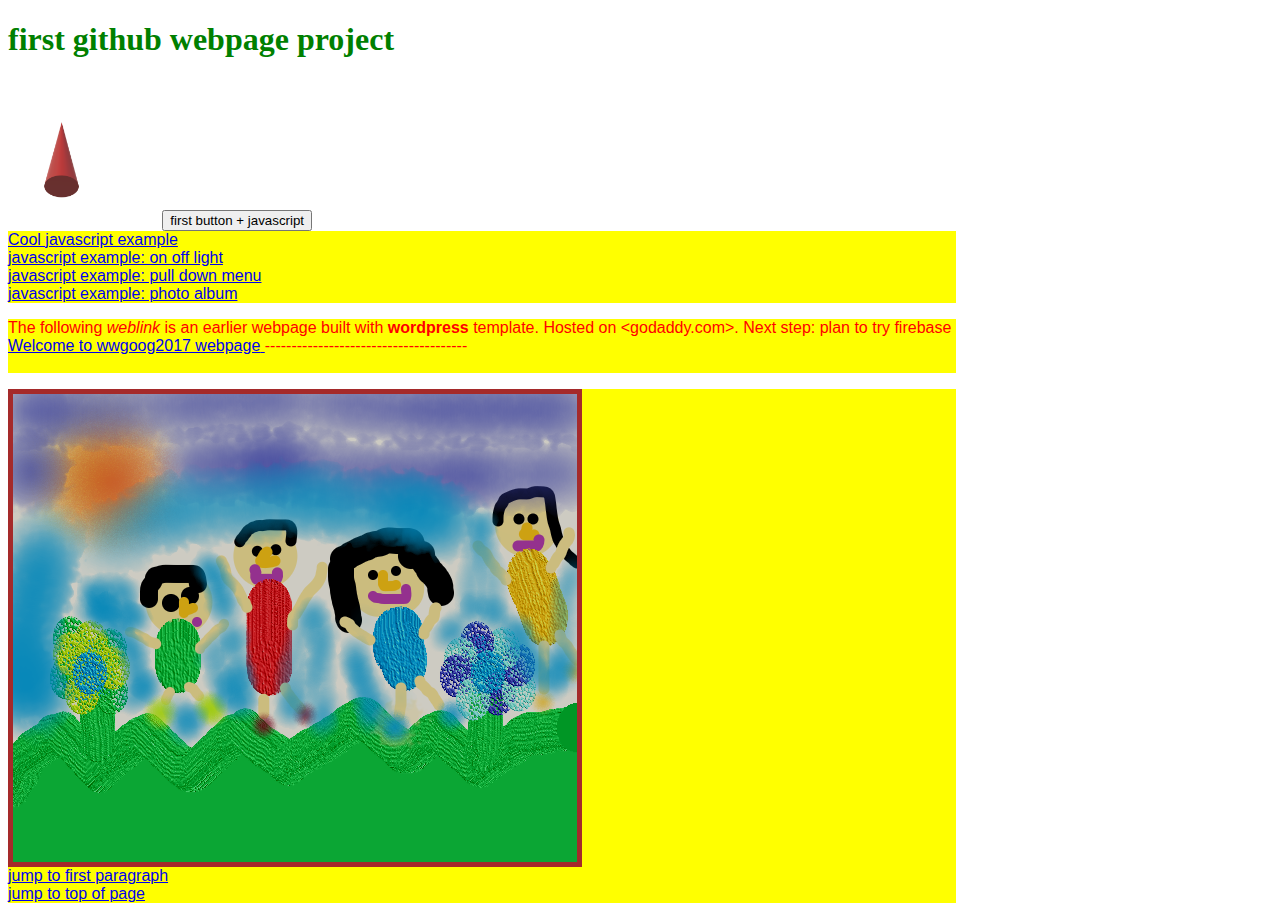
<file: index.html>
﻿<!DOCTYPE html>

<html>
  <head>
    <!-- making first visual studio 2019 local commit-->

    <!-- Comment: mobile device view support -->
    <meta name="viewport" content="text/html; charset=utf-8, width=device-width, intial-scale=1.0"> 
    <script src="https://ajax.googleapis.com/ajax/libs/jquery/3.4.1/jquery.min.js"></script>
    
    <!-- Comment: refresh webpage every 60 seconds -->
    <meta http-equiv="refresh" content = "60">
    
    <meta name="description" content="webpage">
    <title> project: first github webpage</title>
    
    <link href="style.css" rel="stylesheet">
    
    <script type="text/javascript">
      function fnButton() {
        alert("First javascript");
      }
    </script>
<script src="functions.js"></script>    
</head>

<body>
  <h1>first github webpage project </h1>
  <img id="logo" src="logoCone.png" alt="cone shaped logo" width="5%" height = "5%" onmouseover="fnLogo();">
  
  <input type="button" value="first button + javascript" onclick = "fnButton();" />
  <div><a href = "javascriptExample.html">Cool javascript example</a></div>
  <div><a href = "jQueryOnOffLight.html">javascript example: on off light</a></div>
  <div><a href="jQueryPullDownMenu.html">javascript example: pull down menu</a></div>
    <div><a href="jQueryAlbum.html">javascript example: photo album</a></div>
  
  <!-- Comment
       <div>: block, with line changes before & after tag
       <span>: no line change before & after block
       <br>: line break, no closing tag
  -->
    <div id="firstParagraph">
    <p>The following <i>weblink</i> is an earlier webpage built with <b>wordpress</b> template.
    Hosted on &lt;godaddy.com&gt;.
  Next step: plan to try firebase<br>
      <a href = "http://www.awplanets.com"><span style="text-align:center;">Welcome to wwgoog2017 webpage</span> </a>
      <span>--------------------------------------</span>
  <br><br>
  </p>
  </div>
  
  <div>
    <img src="drawing1.png" align="middle" alt="picture">
  </div>
  <div> <a href="#firstParagraph">jump to first paragraph</a></div>
  <div> <a href="#top">jump to top of page</a></div>
  
  <script src="logoResize.js"></script>
  
</body>

</html>
</file>
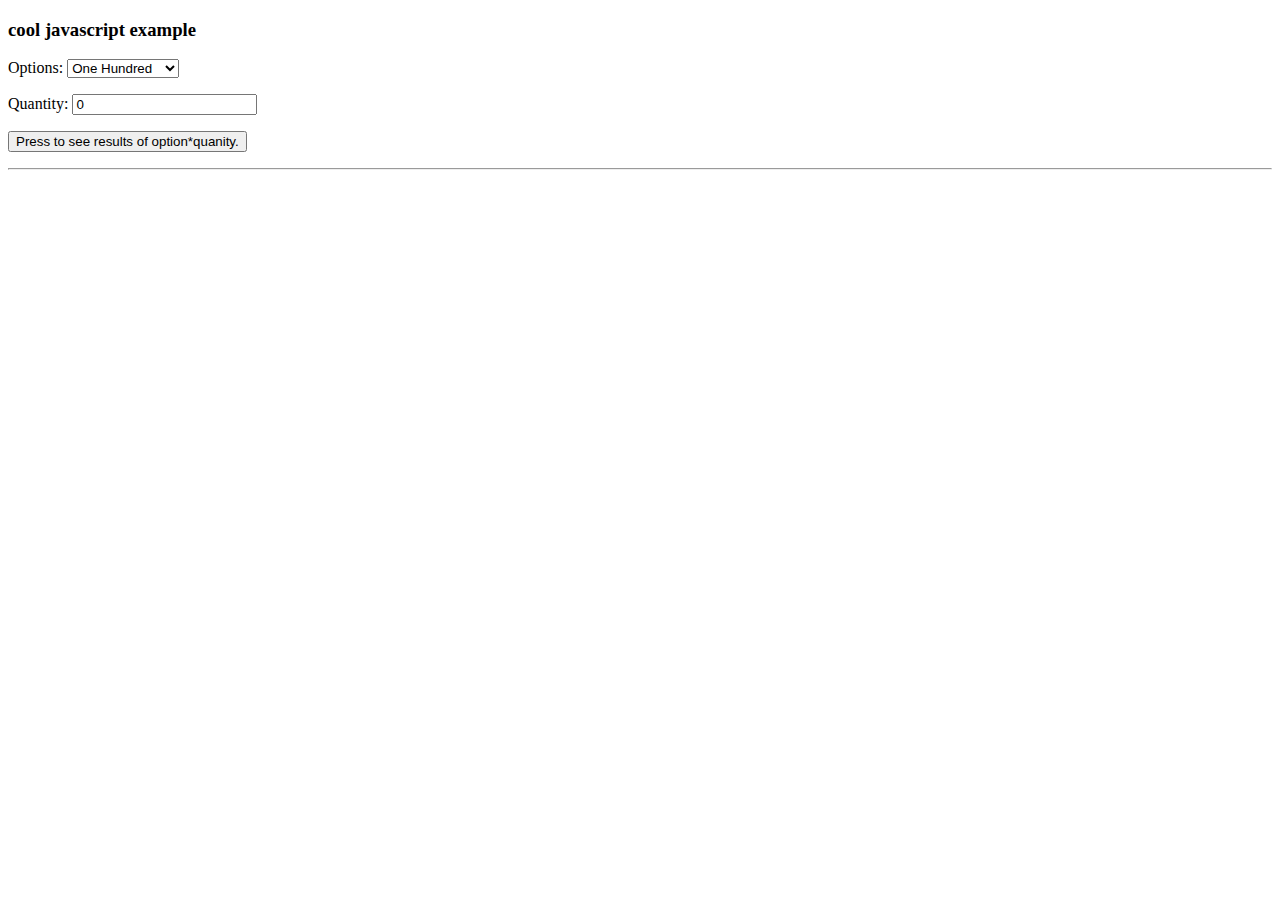
<file: javascriptExample.html>
<!DOCTYPE html>
<html>
<head>
  <meta charset ="utf-8">
  <title>cool javascript example</title>
  <script>
    function fnOrder() {
      var selName, txtQty, divShow, qty, prie, total, imgName, msg;
      selName = document.getElementById ("selName");
      txtQty = document.getElementById ("txtQty");
      divShow = document.getElementById ("divShow");
      qty = txtQty.value;
      price = selName.value;
      total = qty * price;
      
      imgName = selName.options[selName.selectedIndex].text + ".jpg";
      if (total >500){
        msg = "Option * Quantity > 500";
      } else {
        msg = "Option * Quantity not > 500";
      }
      divShow.innerHTML = "<p>Unit price: " + price + "</p>" + 
        "<p>Sub-total: " + total + "</p>" +
        msg + "<br/>" +
        "<img src='images/" + imgName + "' width='200'>'";
      }
   </script>
</head>

<body>
  <h3>cool javascript example</h3>
  <p>Options:
    <select id="selName">
      <option value = "100">One Hundred</option>
      <option value = "200">Two Hundred</option>
      <option value = "300">Three Hundred</option>
    </select>
  </p>
  <p>Quantity: <input type="number" id="txtQty" min = "0" value = "0"/></p>
  <p><input type = "button" value = "Press to see results of option*quanity." onclick="fnOrder()" /></p>
  <hr /> <div id="divShow"></div>
  
</body>
</html>
</file>
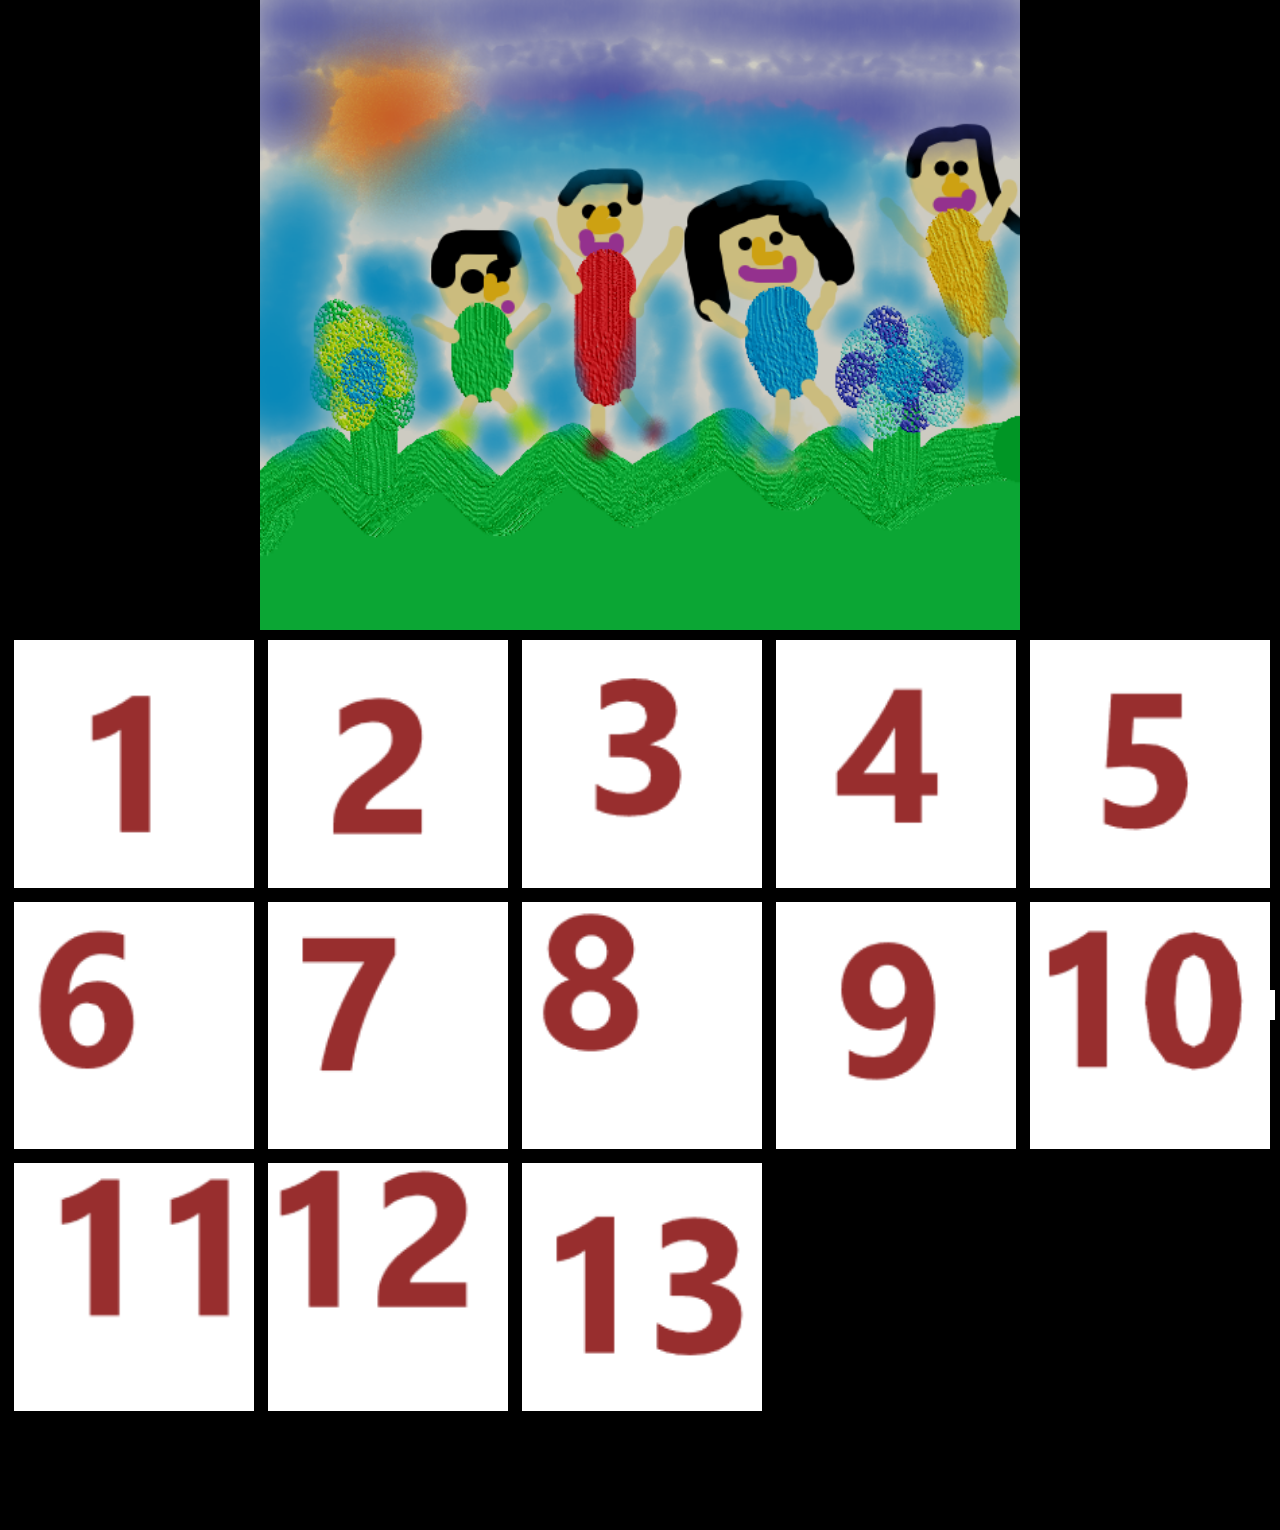
<file: jQueryAlbum.html>
<!DOCTYPE html>
<html>
<head>
    <meta http-equiv="content-type" content="text/html; charset=utf-8" />
    <title></title>
    <style>
        html, body {
            height: 100%;
            margin: 0;
        }

        #div-show {
            width: 100%;
            height: 70%;
            background-color: black;
            text-align: center;
        }

            #div-show img {
                height: 100%;
            }

        #div-cont {
            position: relative;
            width: 100%;
            height: 30%;
            overflow: hidden;
        }

        #btnPrev {
            width: 30px;
            height: 30px;
            background-image: url("images/icon/prev.png");
            background-size: cover;
            position: absolute;
            top: 40%;
            left: 5px;
        }

        #btnNext {
            width: 30px;
            height: 30px;
            background-image: url("images/icon/next.png");
            background-size: cover;
            position: absolute;
            top: 40%;
            right: 5px;
        }

        #div-cont {
            height: 100%;
            width: 100%;
            position: absolute;
            background-color: black;
            left: 0%;
            transition: 1.5s;
        }

        #div-select div {
            height: 85%;
            width: 240px;
            float: left;
            margin-left: 14px;
            margin-top: 10px;
        }

        #div-select img {
            width: 100%;
            height: 100%;
        }
    </style>

    <script src="https://ajax.googleapis.com/ajax/libs/jquery/3.4.1/jquery.min.js"></script>

    <script>
        var select = 0;
        var sel_val = 0;
        $(document).ready(function () {
            $("#div-select").empty();
            for (var i = 1; i <= 13; i++) {
                $("#div-select").append(
                    "<div id='div" + i + "'><img src='images/pic_" + i + ".png'></div>");
                $("#div" + i).on("click", { num: i }, fnChange);
            }
            iconShow();
            $("#btnPrev").on("click", fnPrev);
            $("#btnNext").on("click", fnNext);
        })
        function fnChange(event) {
            var filename = "images/pic_" + event.data.num + ".png";
            $("#show").attr("src", filename);
            $("#show").hide().fadeIn(1000);
        }
        function iconShow() {
            if (select < 1) {
                $("#btnPrev").attr("style", "display: none;");
            } else if (select > 1) {
                $("#btnNext").attr("style", "display:none;");
            } else {
                $("#btnPrev").removeAttr("style");
                $("#btnNext").removeAttr("style");
            }
        }
        function fnPrev() {
            if (select != 0) {
                select -= 1;
                sel_val += 100;
                $("#div-select").css("left", sel_val + "%");
            }
            iconShow();
        }
        function fnNext() {
            select += 1;
            sel_val -= 100;
            $("#div-select").css("left", sel_val + "%");
            iconShow();
        }
    </script>


</head>

<body>
    <div id="div-show">
        <img id="show" src="drawing1.png" />
    </div>
    <div id="div-cont">
        <div id="div-select"></div>
        <div id="btnPrev"></div>
        <div id="btnNext"></div>
    </div>

</body>

</html>
</file>
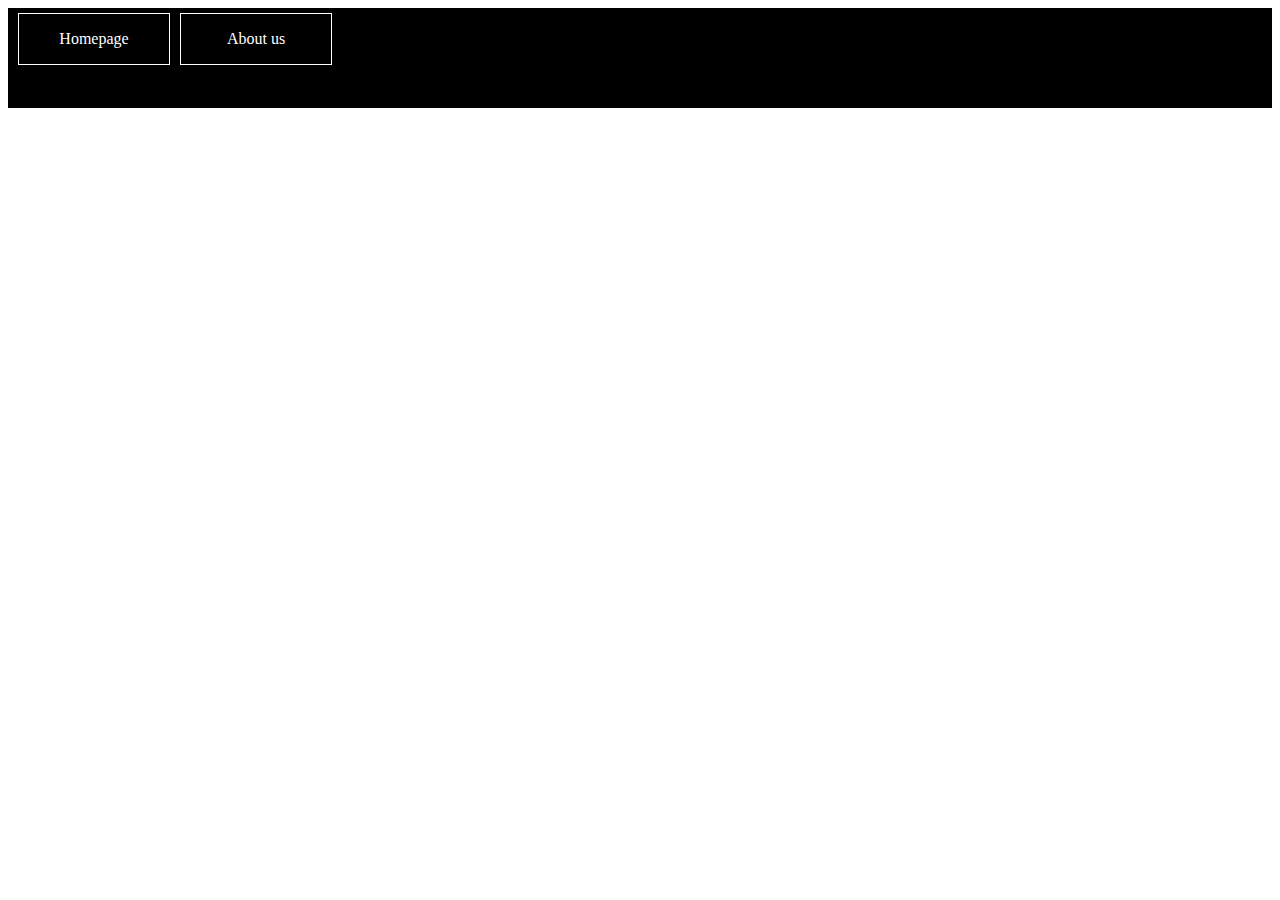
<file: jQueryPullDownMenu.html>
<!DOCTYPE html>
<html>
<head>
    <meta http-equiv="content-type" content="text/html; charset=utf-8" />
    <title></title>
    <script src="https://ajax.googleapis.com/ajax/libs/jquery/3.4.1/jquery.min.js"></script>
    <script>
        $(document).ready(function(){
            $("#sel").on({
                "mouseenter": fnToggleClass,
                "mouseleave": fnToggleClass
            });
        });
        function fnToggleClass() {
            $("#about").toggleClass("active");
        }
    </script>

</head>
<body>
    <div class="header">
        <div class="option">
            <p>Homepage</p>
        </div>
        <div id="sel" class="option">
            <p>About us</p>
            <ul id="about" class="option-cont">
                <li>Introduction</li>
                <li>Contact</li>
                <li>Information</li>
            </ul>
        </div>
    </div>
</body>
</html>


<style>
    .header {
        height: 100px;
        width: 100%;
        background-color: black;
    }
    .option {
        float: left;
        width: 150px;
        border: 1px solid white;
        text-align: center;
        margin-top: 5px;
        margin-left: 10px;
        color: white;
    }
    .option-cont {
        list-style-type: none;
        padding: 0;
        display: none;
    }
        .option-cont li {
            background-color: white;
            color: black;
            border: 1px solid #bc2424;
            padding: 10px;
        }
    .active {
        display: block;
    }
</style>
</file>
<file: style.css>
<style>
      body {
        font-family: serif;
      }
      
      h1 {
        font-family: serif;
        color: green;
      }
      
      p {
        font-family: sans-serif;
        color: red;
        background: light blue;
      }
      
      div {
        font-family: sans-serif;
        color: red;
        background: yellow;
        width: 75%;
        a:hover a:active a:focus {
        background: rgb(255,214,255);
            };
      }

      img[src="drawing1.png"]{
            border: 5px solid brown;
            align: center;
}
      imag[src="logoCone.png"]{
            border: 2px solid brown;
            align: center;
}
<!-- logo animation does not work on github server
      #logo {
            animation-name: logo-animation;
            animation-duration: 10s;
            animation-timing-function: ease-in-out;
            animation-iteration-count: 2;
            animation-direction: alternate;
}
      @keyframes logo-animation {
            from {transform: rotate (0deg);}
            to {transform: rotate (360deg);}
}
-->
            
</style>
</file>
